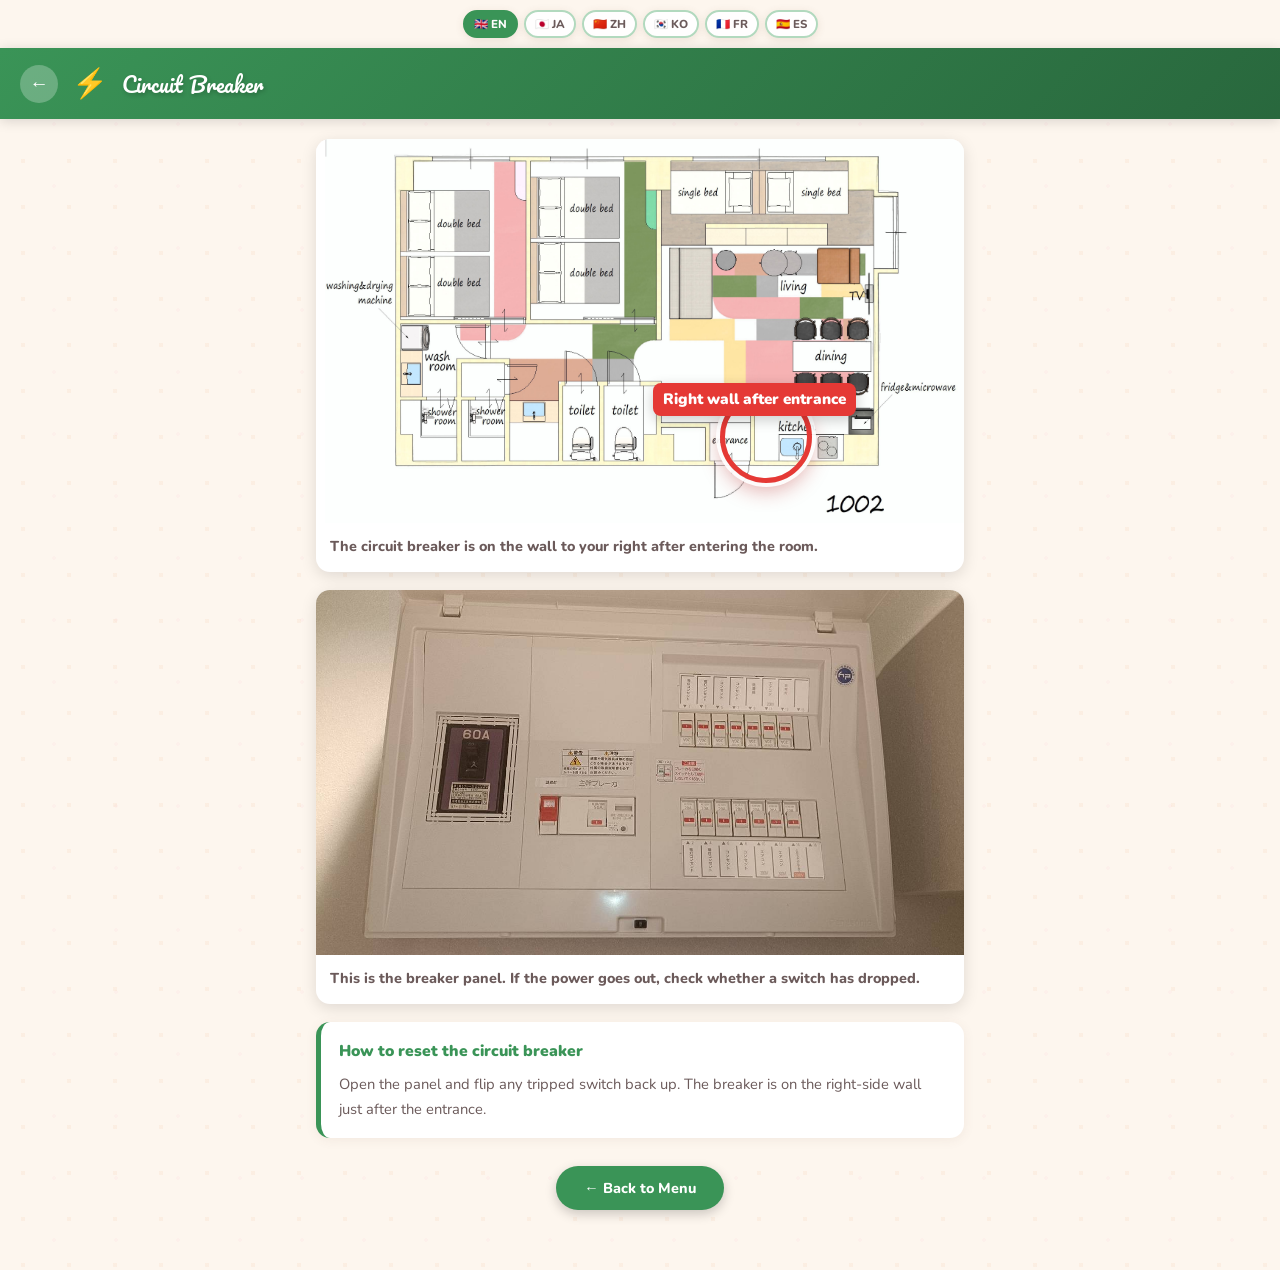
<file: circuit-breaker/index.html>
<!DOCTYPE html>
<html lang="en">
<head>
<meta charset="UTF-8">
<meta name="viewport" content="width=device-width, initial-scale=1.0">
<title>Circuit Breaker — Feliz Stay 1002</title>
<link href="https://fonts.googleapis.com/css2?family=Nunito:wght@600;700;800;900&family=Pacifico&display=swap" rel="stylesheet">
<style>
  :root {
    --accent: #3a9457;
    --accent-light: #b2d9be;
    --cream: #fdf6ee;
    --text-dark: #3a3232;
    --text-mid: #6b5a5a;
  }
  * { box-sizing: border-box; margin: 0; padding: 0; }
  body {
    font-family: 'Nunito', sans-serif;
    background: var(--cream);
    color: var(--text-dark);
    min-height: 100vh;
  }
  .lang-bar {
    display: flex;
    justify-content: center;
    gap: 6px;
    padding: 10px 16px;
    flex-wrap: wrap;
    background: var(--cream);
  }
  .lang-btn {
    border: 2px solid var(--accent-light);
    background: rgba(255,255,255,0.92);
    border-radius: 50px;
    padding: 4px 9px;
    font-family: 'Nunito', sans-serif;
    font-size: 0.72rem;
    font-weight: 800;
    color: var(--text-mid);
    cursor: pointer;
    transition: all 0.2s;
    box-shadow: 0 2px 8px rgba(120,80,60,0.12);
  }
  .lang-btn.active { background: var(--accent); border-color: var(--accent); color: #fff; }
  .lang-btn:hover:not(.active) { border-color: var(--accent); color: var(--accent); }
  .top-bar {
    background: linear-gradient(135deg, var(--accent) 0%, color-mix(in srgb, var(--accent) 70%, black) 100%);
    padding: 16px 20px;
    display: flex;
    align-items: center;
    gap: 14px;
    position: sticky;
    top: 0;
    z-index: 10;
    box-shadow: 0 2px 12px rgba(0,0,0,0.15);
  }
  .back-btn {
    background: rgba(255,255,255,0.25);
    border-radius: 50%;
    width: 38px;
    height: 38px;
    display: flex;
    align-items: center;
    justify-content: center;
    cursor: pointer;
    font-size: 1.2rem;
    color: #fff;
    text-decoration: none;
    flex-shrink: 0;
    transition: background 0.2s;
  }
  .back-btn:hover { background: rgba(255,255,255,0.4); }
  .top-title {
    font-family: 'Pacifico', cursive;
    font-size: 1.3rem;
    color: #fff;
    text-shadow: 1px 2px 4px rgba(0,0,0,0.2);
    flex: 1;
  }
  .top-emoji { font-size: 1.8rem; }
  .content {
    padding: 20px 16px 40px;
    max-width: 680px;
    margin: 0 auto;
  }
  .photo-card {
    background: #fff;
    border-radius: 14px;
    margin-bottom: 18px;
    overflow: hidden;
    box-shadow: 0 4px 16px rgba(0,0,0,0.12);
  }
  .photo-card img {
    display: block;
    width: 100%;
    height: auto;
  }
  .map-wrap {
    position: relative;
  }
  .map-pin {
    position: absolute;
    left: 69.5%;
    top: 77.5%;
    transform: translate(-50%, -50%);
    width: clamp(58px, 15vw, 92px);
    height: clamp(58px, 15vw, 92px);
    border: 5px solid #e53935;
    border-radius: 50%;
    box-shadow: 0 0 0 4px rgba(255,255,255,0.92), 0 8px 20px rgba(180,30,30,0.35);
    pointer-events: none;
  }
  .map-label {
    position: absolute;
    left: 52%;
    top: 63.5%;
    background: #e53935;
    color: #fff;
    font-weight: 900;
    font-size: clamp(0.72rem, 2.3vw, 0.95rem);
    line-height: 1.25;
    padding: 7px 10px;
    border-radius: 8px;
    box-shadow: 0 4px 14px rgba(0,0,0,0.2);
    pointer-events: none;
    max-width: 46%;
  }
  .caption {
    color: var(--text-mid);
    font-size: 0.9rem;
    line-height: 1.6;
    font-weight: 800;
    padding: 12px 14px 14px;
  }
  .info-card {
    background: #fff;
    border-radius: 14px;
    padding: 16px 18px;
    margin: 18px 0;
    box-shadow: 0 2px 12px rgba(120,80,60,0.08);
    font-size: 0.92rem;
    line-height: 1.7;
    color: var(--text-mid);
    border-left: 5px solid var(--accent);
  }
  .info-card h3 {
    font-size: 0.98rem;
    font-weight: 900;
    color: var(--accent);
    margin-bottom: 8px;
  }
  .back-footer {
    text-align: center;
    margin-top: 28px;
    padding-bottom: 20px;
  }
  .back-footer a {
    display: inline-flex;
    align-items: center;
    gap: 8px;
    background: var(--accent);
    color: #fff;
    text-decoration: none;
    padding: 12px 28px;
    border-radius: 50px;
    font-weight: 800;
    font-size: 0.9rem;
    box-shadow: 0 4px 12px rgba(0,0,0,0.2);
    transition: transform 0.2s;
  }
  .back-footer a:hover { transform: scale(1.04); }
</style>
  <link rel="stylesheet" href="../assets/cute-pack.css">
  <style id="cute-pack-theme">:root{--cp-chip-a:#fff3e8;--cp-chip-b:#fdeef4;--cp-hover-shadow:rgba(220,140,90,.18);--cp-dot-1:rgba(240,170,120,.10);}</style>
  <link rel="stylesheet" href="../assets/i18n.css">
</head>
<body>
<div class="lang-bar">
  <button class="lang-btn active" onclick="setLang('en', this)">🇬🇧 EN</button>
  <button class="lang-btn" onclick="setLang('ja', this)">🇯🇵 JA</button>
  <button class="lang-btn" onclick="setLang('zh', this)">🇨🇳 ZH</button>
  <button class="lang-btn" onclick="setLang('ko', this)">🇰🇷 KO</button>
  <button class="lang-btn" onclick="setLang('fr', this)">🇫🇷 FR</button>
  <button class="lang-btn" onclick="setLang('es', this)">🇪🇸 ES</button>
</div>
<div class="top-bar">
  <a href="../" class="back-btn">←</a>
  <span class="top-emoji">⚡</span>
  <div class="top-title">Circuit Breaker</div>
</div>
<main class="content">
  <section class="photo-card">
    <div class="map-wrap">
      <img src="../assets/breaker-floorplan-1002.jpg" alt="Floor plan showing the circuit breaker location" data-i18n-alt="floorAlt">
      <div class="map-pin" aria-hidden="true"></div>
      <div class="map-label" data-i18n="mapLabel">Right wall after entrance</div>
    </div>
    <p class="caption" data-i18n="floorCaption">The circuit breaker is on the wall to your right after entering the room.</p>
  </section>

  <section class="photo-card">
    <img src="../assets/breaker-panel-1002.jpg" alt="Circuit breaker panel" data-i18n-alt="panelAlt">
    <p class="caption" data-i18n="panelCaption">This is the breaker panel. If the power goes out, check whether a switch has dropped.</p>
  </section>

  <section class="info-card">
    <h3 data-i18n="infoTitle">How to reset the circuit breaker</h3>
    <p data-i18n="infoBody">Open the panel and flip any tripped switch back up. The breaker is on the right-side wall just after the entrance.</p>
  </section>

  <div class="back-footer">
    <a href="../" data-i18n="backToMenu">← Back to Menu</a>
  </div>
</main>

<script>
const S = {
  en: {
    mapLabel: 'Right wall after entrance',
    floorCaption: 'The circuit breaker is on the wall to your right after entering the room.',
    panelCaption: 'This is the breaker panel. If the power goes out, check whether a switch has dropped.',
    infoTitle: 'How to reset the circuit breaker',
    infoBody: 'Open the panel and flip any tripped switch back up. The breaker is on the right-side wall just after the entrance.',
    floorAlt: 'Floor plan showing the circuit breaker location',
    panelAlt: 'Circuit breaker panel',
    backToMenu: '← Back to Menu'
  },
  ja: {
    mapLabel: '玄関入って右側の壁',
    floorCaption: 'ブレーカーは玄関を入って右側の壁にあります。',
    panelCaption: 'こちらがブレーカーです。停電した場合は、落ちているスイッチがないか確認してください。',
    infoTitle: 'ブレーカーの復旧方法',
    infoBody: 'カバーを開けて、落ちているスイッチを上に戻してください。場所は玄関を入って右側の壁です。',
    floorAlt: 'ブレーカーの場所を示した間取り図',
    panelAlt: 'ブレーカーの写真',
    backToMenu: '← メニューへ戻る'
  },
  zh: {
    mapLabel: '进门后右侧墙面',
    floorCaption: '断路器位于进门后右侧的墙上。',
    panelCaption: '这是断路器面板。如果停电，请检查是否有开关跳下。',
    infoTitle: '断路器跳闸后的处理方法',
    infoBody: '打开面板，将跳闸的开关拨回上方。断路器在入口后的右侧墙面。',
    floorAlt: '显示断路器位置的平面图',
    panelAlt: '断路器面板照片',
    backToMenu: '← 返回菜单'
  },
  ko: {
    mapLabel: '현관 오른쪽 벽',
    floorCaption: '차단기는 현관으로 들어와 오른쪽 벽에 있습니다.',
    panelCaption: '이것이 차단기 패널입니다. 정전 시 내려간 스위치가 있는지 확인해 주세요.',
    infoTitle: '차단기 복구 방법',
    infoBody: '패널을 열고 내려간 스위치를 위로 올려 주세요. 위치는 현관으로 들어와 오른쪽 벽입니다.',
    floorAlt: '차단기 위치를 표시한 평면도',
    panelAlt: '차단기 패널 사진',
    backToMenu: '← 메뉴로 돌아가기'
  },
  fr: {
    mapLabel: "Mur de droite apres l'entree",
    floorCaption: "Le tableau electrique se trouve sur le mur a droite juste apres l'entree.",
    panelCaption: 'Voici le tableau electrique. En cas de coupure, verifiez si un interrupteur est descendu.',
    infoTitle: 'Reinitialiser le disjoncteur',
    infoBody: "Ouvrez le panneau et remettez l'interrupteur descendu en position haute. Il se trouve sur le mur de droite juste apres l'entree.",
    floorAlt: 'Plan indiquant l emplacement du disjoncteur',
    panelAlt: 'Photo du tableau electrique',
    backToMenu: '← Retour au menu'
  },
  es: {
    mapLabel: 'Pared derecha al entrar',
    floorCaption: 'El disyuntor esta en la pared derecha al entrar en la habitacion.',
    panelCaption: 'Este es el panel del disyuntor. Si se va la luz, compruebe si algun interruptor ha bajado.',
    infoTitle: 'Como restablecer el disyuntor',
    infoBody: 'Abra el panel y suba cualquier interruptor que haya bajado. Esta en la pared derecha justo despues de la entrada.',
    floorAlt: 'Plano que muestra la ubicacion del disyuntor',
    panelAlt: 'Foto del panel del disyuntor',
    backToMenu: '← Volver al menu'
  }
};

function applyTranslations(lang) {
  const t = S[lang];
  if (!t) return;
  document.querySelectorAll('[data-i18n]').forEach(el => {
    const key = el.getAttribute('data-i18n');
    if (key in t) el.textContent = t[key];
  });
  document.querySelectorAll('[data-i18n-alt]').forEach(el => {
    const key = el.getAttribute('data-i18n-alt');
    if (key in t) el.alt = t[key];
  });
  document.documentElement.lang = lang;
}

function setLang(lang, btn) {
  document.querySelectorAll('.lang-btn').forEach(b => b.classList.remove('active'));
  btn.classList.add('active');
  try { localStorage.setItem('felizStayLang', lang); } catch (e) {}
  applyTranslations(lang);
}

const savedLang = (() => {
  try { return localStorage.getItem('felizStayLang'); } catch (e) { return null; }
})();
const initialLang = savedLang && S[savedLang] ? savedLang : 'en';
const initialBtn = Array.from(document.querySelectorAll('.lang-btn')).find(btn => btn.getAttribute('onclick') === "setLang('" + initialLang + "', this)");
if (initialBtn) {
  setLang(initialLang, initialBtn);
} else {
  applyTranslations(initialLang);
}
</script>
<script src="../assets/i18n.js" defer></script>
  <script src="../assets/cute-pack.js" defer></script>
</body>
</html>
</file>
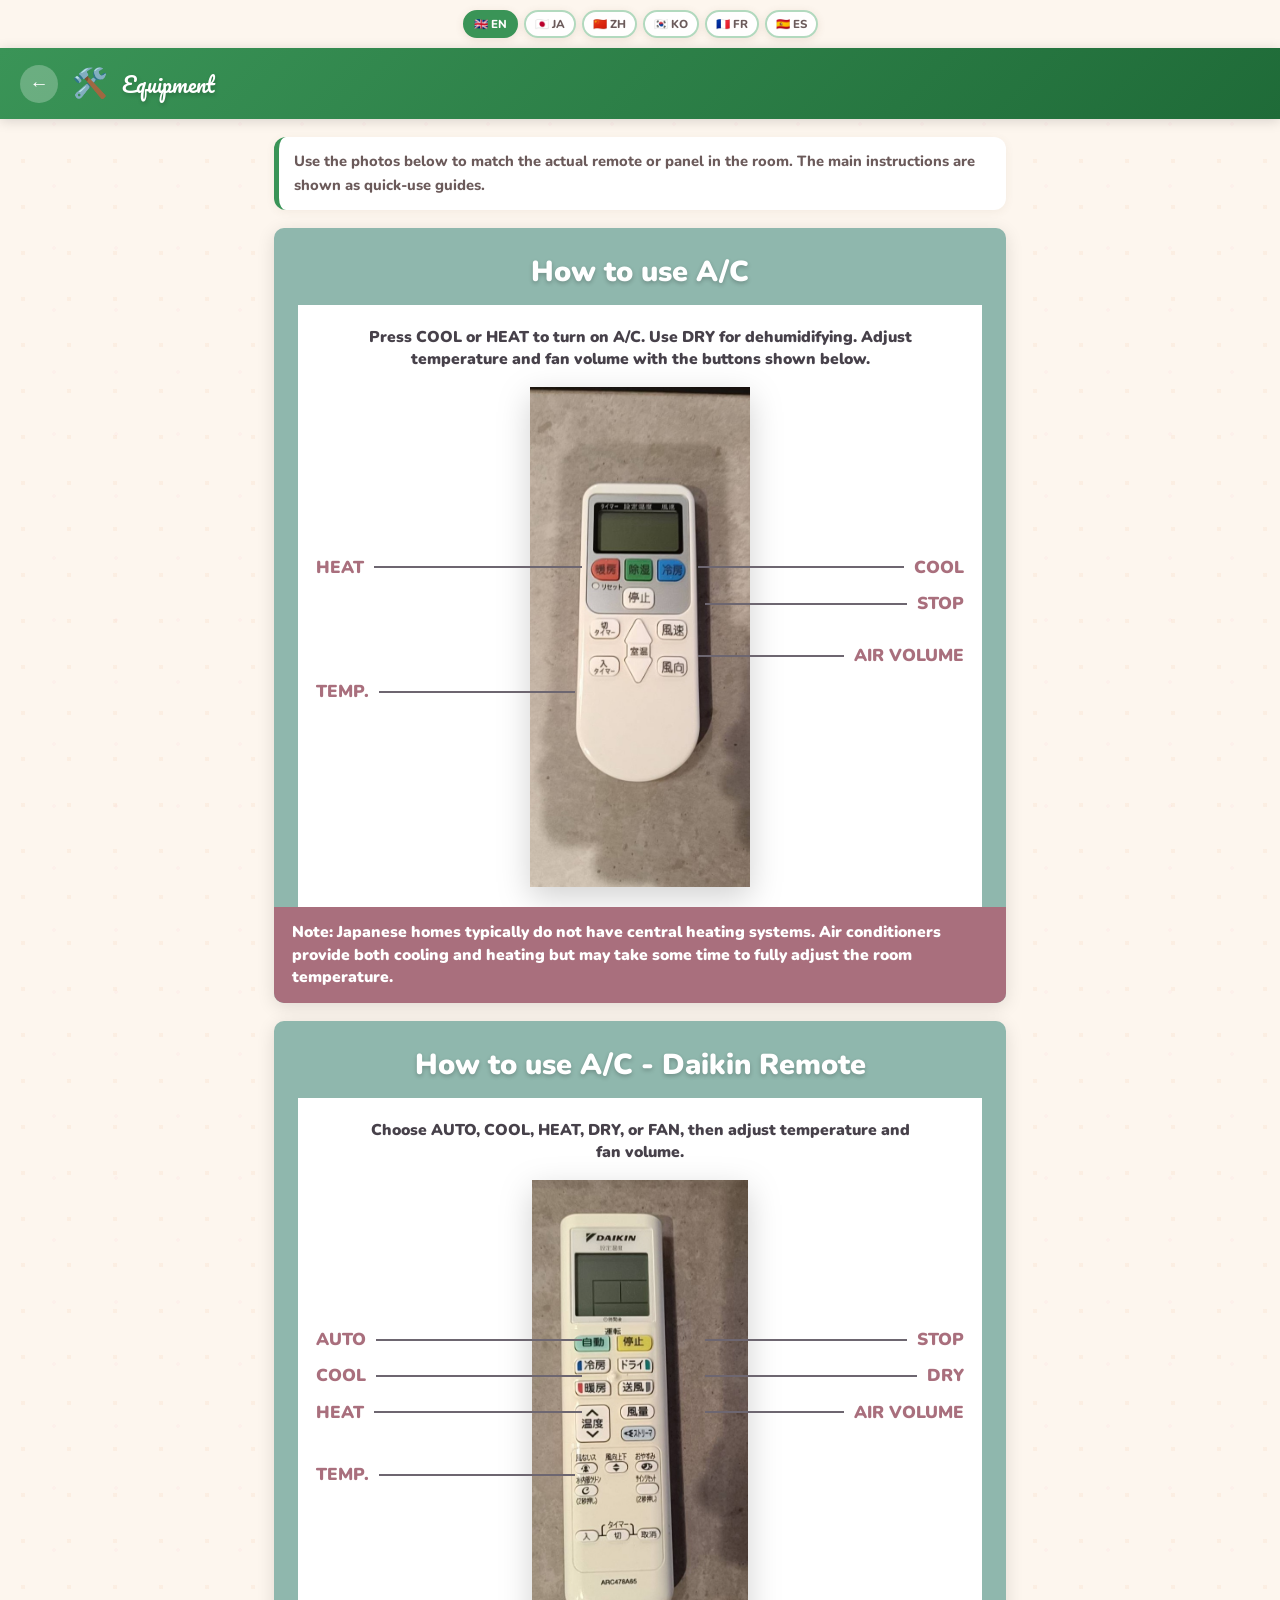
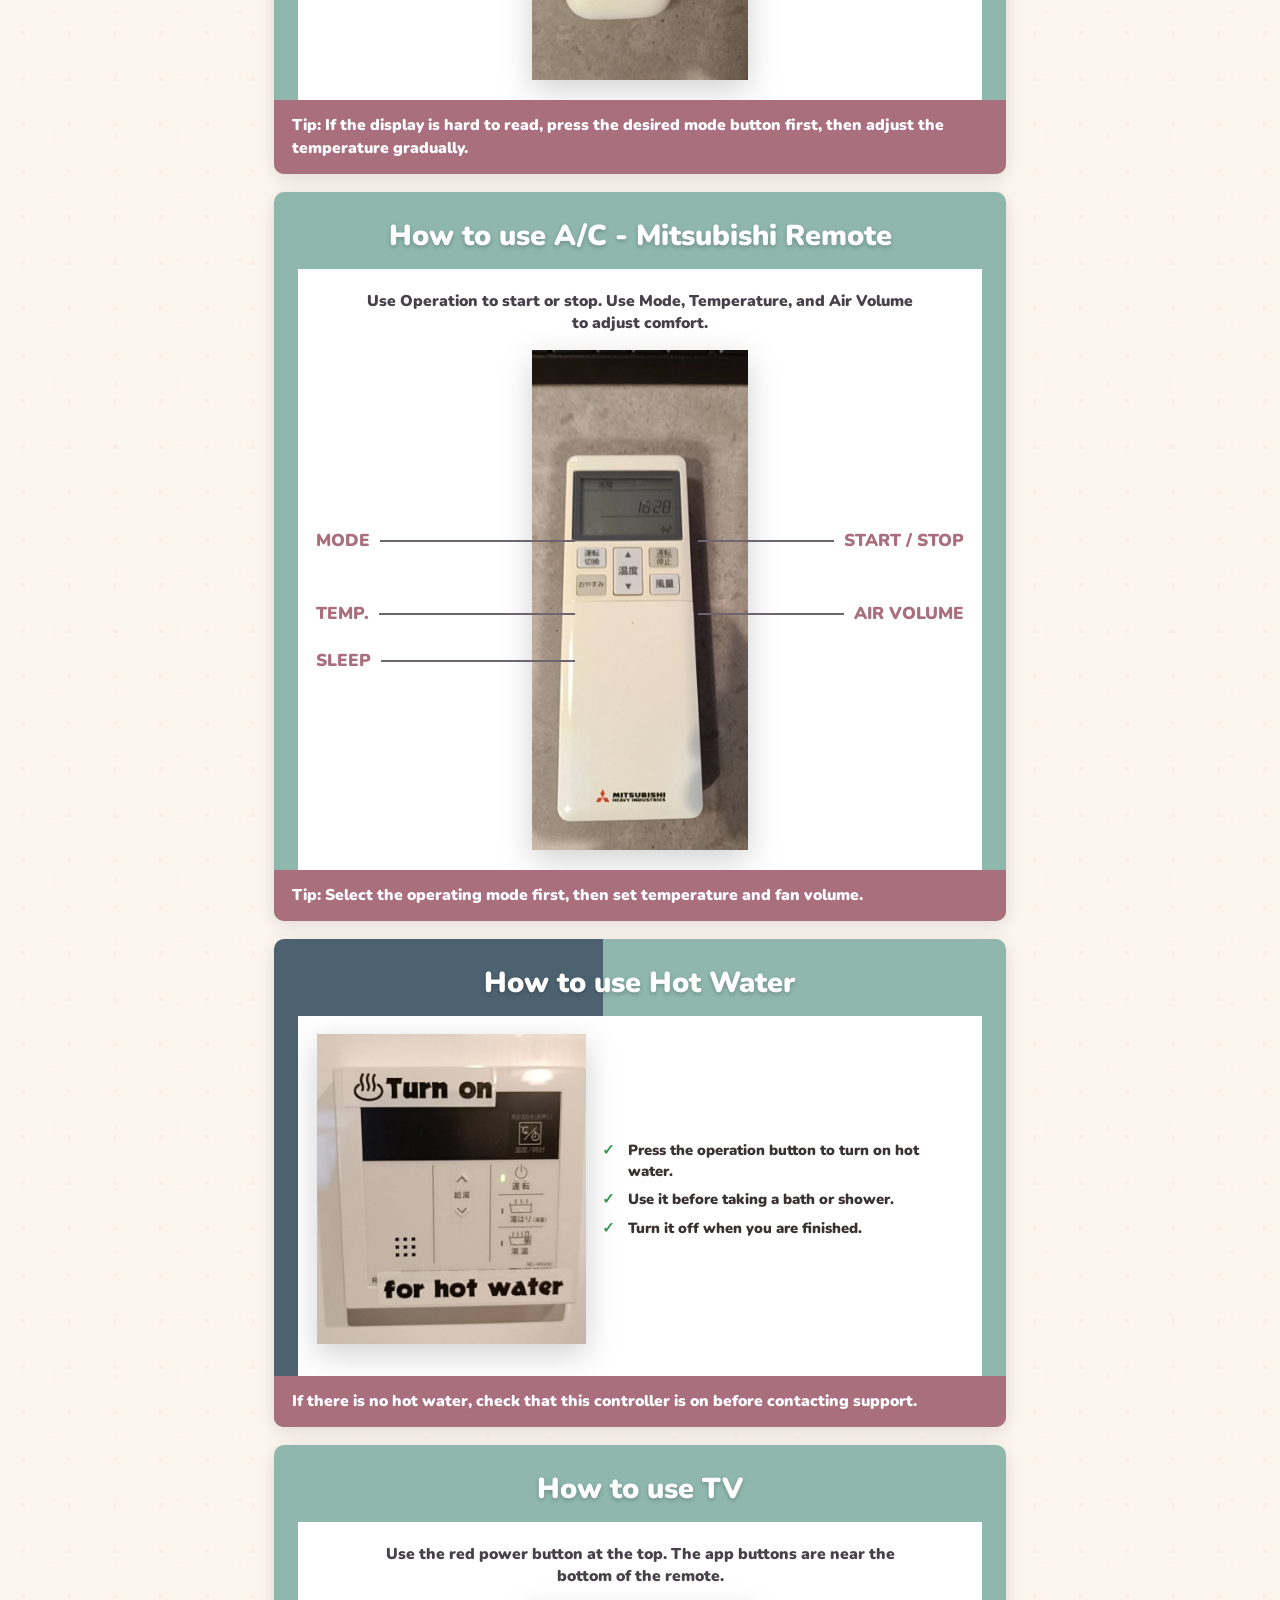
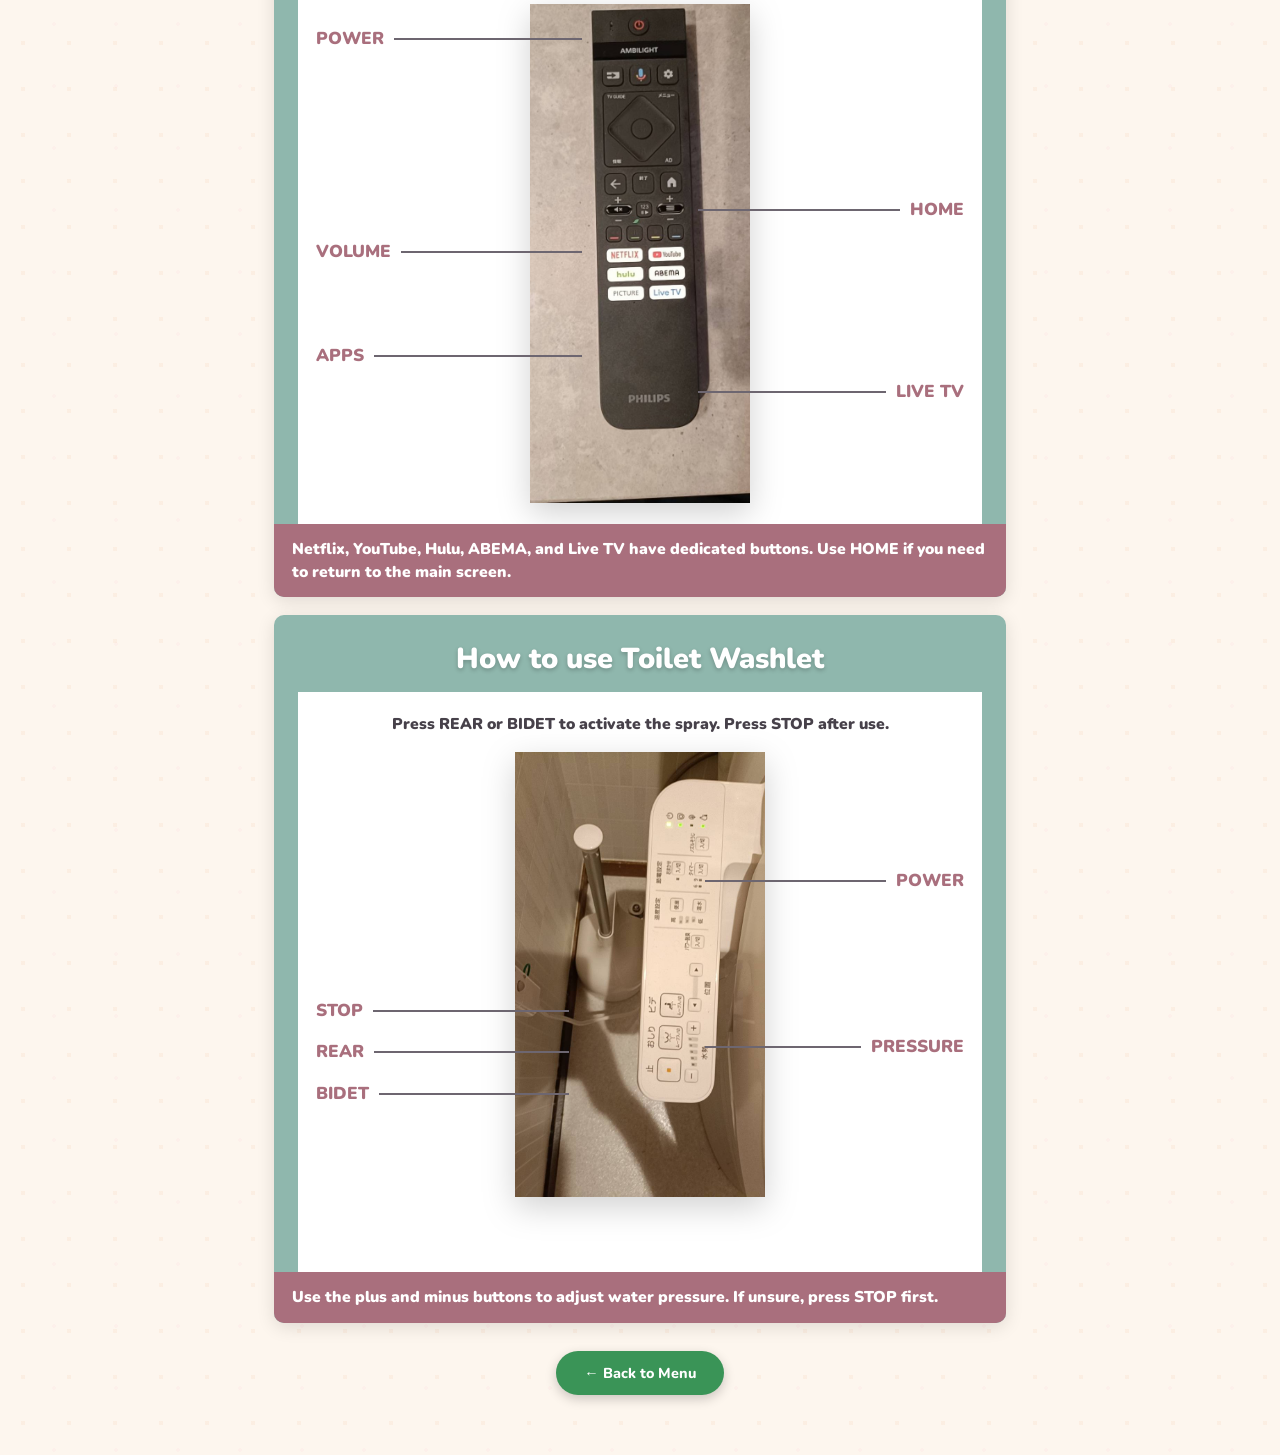
<file: equipment/index.html>
<!DOCTYPE html>
<html lang="en">
<head>
<meta charset="UTF-8">
<meta name="viewport" content="width=device-width, initial-scale=1.0">
<title>Equipment - Feliz Stay 1002</title>
<link href="https://fonts.googleapis.com/css2?family=Nunito:wght@600;700;800;900&family=Pacifico&display=swap" rel="stylesheet">
<style>
  :root {
    --accent: #3a9457;
    --accent-dark: #1f6b38;
    --accent-light: #b2d9be;
    --cream: #fdf6ee;
    --ink: #3a3232;
    --muted: #6b5a5a;
    --rose: #a96f7d;
    --panel: #8fb7ad;
    --slate: #4d6270;
  }
  * { box-sizing: border-box; margin: 0; padding: 0; }
  body { font-family: 'Nunito', sans-serif; background: var(--cream); color: var(--ink); min-height: 100vh; }
  .lang-bar { display: flex; justify-content: center; gap: 6px; padding: 10px 16px; flex-wrap: wrap; background: var(--cream); }
  .lang-btn { border: 2px solid var(--accent-light); background: rgba(255,255,255,0.92); border-radius: 50px; padding: 4px 9px; font-family: 'Nunito', sans-serif; font-size: 0.72rem; font-weight: 800; color: var(--muted); cursor: pointer; transition: all 0.2s; box-shadow: 0 2px 8px rgba(120,80,60,0.12); }
  .lang-btn.active { background: var(--accent); border-color: var(--accent); color: #fff; }
  .lang-btn:hover:not(.active) { border-color: var(--accent); color: var(--accent); }
  .top-bar { background: linear-gradient(135deg, var(--accent) 0%, var(--accent-dark) 100%); padding: 16px 20px; display: flex; align-items: center; gap: 14px; position: sticky; top: 0; z-index: 10; box-shadow: 0 2px 12px rgba(0,0,0,0.15); }
  .back-btn { background: rgba(255,255,255,0.25); border-radius: 50%; width: 38px; height: 38px; display: flex; align-items: center; justify-content: center; cursor: pointer; font-size: 1.2rem; color: #fff; text-decoration: none; flex-shrink: 0; transition: background 0.2s; }
  .back-btn:hover { background: rgba(255,255,255,0.4); }
  .top-title { font-family: 'Pacifico', cursive; font-size: 1.3rem; color: #fff; text-shadow: 1px 2px 4px rgba(0,0,0,0.2); flex: 1; }
  .top-emoji { font-size: 1.8rem; }
  .content { padding: 18px 14px 40px; max-width: 760px; margin: 0 auto; }
  .intro-card { background: #fff; border-left: 5px solid var(--accent); border-radius: 12px; padding: 13px 15px; color: var(--muted); font-size: 0.92rem; font-weight: 800; line-height: 1.6; margin-bottom: 18px; box-shadow: 0 2px 10px rgba(120,80,60,0.07); }
  .use-card { overflow: hidden; border-radius: 10px; margin-bottom: 18px; background: var(--panel); box-shadow: 0 4px 18px rgba(0,0,0,0.12); }
  .use-card.alt { background: linear-gradient(90deg, var(--slate) 0 45%, var(--panel) 45% 100%); }
  .use-title { padding: 24px 18px 14px; text-align: center; color: #fff; font-family: 'Nunito', sans-serif; font-size: 1.8rem; font-weight: 900; text-shadow: 0 2px 4px rgba(0,0,0,0.22); }
  .white-board { background: #fff; margin: 0 24px 0; padding: 18px 18px 0; min-height: 360px; position: relative; overflow: hidden; }
  .instruction { text-align: center; font-family: 'Nunito', sans-serif; font-size: 0.98rem; font-weight: 900; line-height: 1.4; color: #47414a; max-width: 560px; margin: 4px auto 16px; }
  .remote-diagram { position: relative; min-height: 520px; }
  .remote-diagram img { position: relative; z-index: 1; display: block; width: min(45%, 235px); max-height: 500px; object-fit: contain; margin: 0 auto; filter: drop-shadow(0 10px 16px rgba(0,0,0,0.18)); }
  .callout { position: absolute; z-index: 2; display: flex; align-items: center; gap: 10px; color: var(--rose); font-family: 'Nunito', sans-serif; font-weight: 900; font-size: clamp(0.78rem, 2.7vw, 1.08rem); line-height: 1; text-transform: uppercase; white-space: nowrap; }
  .callout::after { content: ""; height: 2px; background: #6d6670; flex: 1; min-width: 44px; }
  .callout.right { flex-direction: row-reverse; }
  .callout.s-left-heat { left: 0; top: 33%; width: 41%; }
  .callout.s-left-temp { left: 0; top: 57%; width: 40%; }
  .callout.s-right-cool { right: 0; top: 33%; width: 41%; }
  .callout.s-right-stop { right: 0; top: 40%; width: 40%; }
  .callout.s-right-fan { right: 0; top: 50%; width: 41%; }
  .callout.d-left-auto { left: 0; top: 29%; width: 41%; }
  .callout.d-left-cool { left: 0; top: 36%; width: 41%; }
  .callout.d-left-heat { left: 0; top: 43%; width: 41%; }
  .callout.d-left-temp { left: 0; top: 55%; width: 40%; }
  .callout.d-right-stop { right: 0; top: 29%; width: 40%; }
  .callout.d-right-dry { right: 0; top: 36%; width: 40%; }
  .callout.d-right-fan { right: 0; top: 43%; width: 40%; }
  .callout.m-left-mode { left: 0; top: 35%; width: 40%; }
  .callout.m-left-temp { left: 0; top: 49%; width: 40%; }
  .callout.m-left-sleep { left: 0; top: 58%; width: 40%; }
  .callout.m-right-operation { right: 0; top: 35%; width: 41%; }
  .callout.m-right-fan { right: 0; top: 49%; width: 41%; }
  .remote-diagram.tv img { width: min(42%, 220px); }
  .callout.tv-left-power { left: 0; top: 5%; width: 41%; }
  .callout.tv-left-volume { left: 0; top: 46%; width: 41%; }
  .callout.tv-left-apps { left: 0; top: 66%; width: 41%; }
  .callout.tv-right-home { right: 0; top: 38%; width: 41%; }
  .callout.tv-right-live { right: 0; top: 73%; width: 41%; }
  .remote-diagram.washlet img { width: min(50%, 250px); }
  .callout.w-left-stop { left: 0; top: 48%; width: 39%; }
  .callout.w-left-rear { left: 0; top: 56%; width: 39%; }
  .callout.w-left-bidet { left: 0; top: 64%; width: 39%; }
  .callout.w-right-pressure { right: 0; top: 55%; width: 40%; }
  .callout.w-right-power { right: 0; top: 23%; width: 40%; }
  .bottom-note { margin-top: 0; padding: 14px 18px; background: var(--rose); color: #fff; font-family: 'Nunito', sans-serif; font-weight: 900; line-height: 1.45; font-size: 0.98rem; }
  .hot-water-layout { display: grid; grid-template-columns: minmax(145px, 0.75fr) 1fr; gap: 14px; align-items: center; }
  .hot-water-layout img { width: 100%; max-height: 310px; object-fit: contain; filter: drop-shadow(0 10px 16px rgba(0,0,0,0.18)); }
  .step-list { list-style: none; display: grid; gap: 8px; }
  .step-list li { color: var(--ink); font-size: 0.92rem; font-weight: 900; line-height: 1.4; padding-left: 1.8em; position: relative; }
  .step-list li::before { content: "✓"; position: absolute; left: 0; color: var(--accent); }
  .back-footer { text-align: center; margin-top: 28px; padding-bottom: 20px; }
  .back-footer a { display: inline-flex; align-items: center; gap: 8px; background: var(--accent); color: #fff; text-decoration: none; padding: 12px 28px; border-radius: 50px; font-weight: 800; font-size: 0.9rem; box-shadow: 0 4px 12px rgba(0,0,0,0.2); transition: transform 0.2s; }
  .back-footer a:hover { transform: scale(1.04); }
  @media (max-width: 560px) {
    .content { padding-left: 12px; padding-right: 12px; }
    .use-title { font-size: 1.45rem; padding-top: 20px; }
    .white-board { margin: 0 12px; padding: 14px 10px 0; }
    .instruction { font-size: 0.88rem; }
    .remote-diagram { min-height: 455px; }
    .remote-diagram img,
    .remote-diagram.tv img,
    .remote-diagram.washlet img { width: min(46%, 170px); max-height: 420px; }
    .callout { gap: 7px; }
    .callout::after { min-width: 34px; }
    .bottom-note { font-size: 0.9rem; }
    .hot-water-layout { grid-template-columns: 1fr; }
  }
</style>
  <link rel="stylesheet" href="../assets/cute-pack.css">
  <style id="cute-pack-theme">:root{--cp-chip-a:#fff3e8;--cp-chip-b:#fdeef4;--cp-hover-shadow:rgba(220,140,90,.18);--cp-dot-1:rgba(240,170,120,.10);}</style>
  <link rel="stylesheet" href="../assets/i18n.css">
</head>
<body>
<div class="lang-bar">
  <button class="lang-btn active" onclick="setLang('en', this)">🇬🇧 EN</button>
  <button class="lang-btn" onclick="setLang('ja', this)">🇯🇵 JA</button>
  <button class="lang-btn" onclick="setLang('zh', this)">🇨🇳 ZH</button>
  <button class="lang-btn" onclick="setLang('ko', this)">🇰🇷 KO</button>
  <button class="lang-btn" onclick="setLang('fr', this)">🇫🇷 FR</button>
  <button class="lang-btn" onclick="setLang('es', this)">🇪🇸 ES</button>
</div>
<div class="top-bar">
  <a href="../" class="back-btn">←</a>
  <span class="top-emoji">🛠️</span>
  <div class="top-title">Equipment</div>
</div>
<main class="content">
  <section class="intro-card" data-i18n="intro">Use the photos below to match the actual remote or panel in the room. The main instructions are shown as quick-use guides.</section>

  <section class="use-card">
    <h1 class="use-title" data-i18n="acTitle">How to use A/C</h1>
    <div class="white-board">
      <p class="instruction" data-i18n="acIntro">Press COOL or HEAT to turn on A/C. Adjust temperature and fan volume with the buttons shown below.</p>
      <div class="remote-diagram simple">
        <img src="../assets/equipment-ac-simple-1002-crop.jpg" alt="Air conditioner remote with colored buttons" data-i18n-alt="simpleAcAlt">
        <div class="callout s-left-heat"><span data-i18n="heat">HEAT</span></div>
        <div class="callout s-left-temp"><span data-i18n="temp">TEMP.</span></div>
        <div class="callout right s-right-cool"><span data-i18n="cool">COOL</span></div>
        <div class="callout right s-right-stop"><span data-i18n="stop">STOP</span></div>
        <div class="callout right s-right-fan"><span data-i18n="fan">AIR VOLUME</span></div>
      </div>
    </div>
    <div class="bottom-note" data-i18n="acNote">Note: Japanese homes typically do not have central heating systems. Air conditioners provide both cooling and heating but may take some time to fully adjust the room temperature.</div>
  </section>

  <section class="use-card">
    <h1 class="use-title" data-i18n="daikinTitle">How to use A/C - Daikin Remote</h1>
    <div class="white-board">
      <p class="instruction" data-i18n="daikinIntro">Choose AUTO, COOL, HEAT, DRY, or FAN, then adjust temperature and fan volume.</p>
      <div class="remote-diagram daikin">
        <img src="../assets/equipment-ac-daikin-1002-crop.jpg" alt="Daikin air conditioner remote" data-i18n-alt="daikinAlt">
        <div class="callout d-left-auto"><span data-i18n="auto">AUTO</span></div>
        <div class="callout d-left-cool"><span data-i18n="cool">COOL</span></div>
        <div class="callout d-left-heat"><span data-i18n="heat">HEAT</span></div>
        <div class="callout d-left-temp"><span data-i18n="temp">TEMP.</span></div>
        <div class="callout right d-right-stop"><span data-i18n="stop">STOP</span></div>
        <div class="callout right d-right-dry"><span data-i18n="dry">DRY</span></div>
        <div class="callout right d-right-fan"><span data-i18n="fan">AIR VOLUME</span></div>
      </div>
    </div>
    <div class="bottom-note" data-i18n="daikinNote">Tip: If the display is hard to read, press the desired mode button first, then adjust the temperature gradually.</div>
  </section>

  <section class="use-card">
    <h1 class="use-title" data-i18n="mitsubishiTitle">How to use A/C - Mitsubishi Remote</h1>
    <div class="white-board">
      <p class="instruction" data-i18n="mitsubishiIntro">Use Operation to start or stop. Use Mode, Temperature, and Air Volume to adjust comfort.</p>
      <div class="remote-diagram mitsubishi">
        <img src="../assets/equipment-ac-mitsubishi-1002-crop.jpg" alt="Mitsubishi air conditioner remote" data-i18n-alt="mitsubishiAlt">
        <div class="callout m-left-mode"><span data-i18n="mode">MODE</span></div>
        <div class="callout m-left-temp"><span data-i18n="temp">TEMP.</span></div>
        <div class="callout m-left-sleep"><span data-i18n="sleep">SLEEP</span></div>
        <div class="callout right m-right-operation"><span data-i18n="operation">START / STOP</span></div>
        <div class="callout right m-right-fan"><span data-i18n="fan">AIR VOLUME</span></div>
      </div>
    </div>
    <div class="bottom-note" data-i18n="mitsubishiNote">Tip: Select the operating mode first, then set temperature and fan volume.</div>
  </section>

  <section class="use-card alt">
    <h1 class="use-title" data-i18n="hotWaterTitle">How to use Hot Water</h1>
    <div class="white-board">
      <div class="hot-water-layout">
        <img src="../assets/equipment-hot-water-1002-crop.jpg" alt="Hot water controller" data-i18n-alt="hotWaterAlt">
        <ul class="step-list">
          <li data-i18n="hotStep1">Press the operation button to turn on hot water.</li>
          <li data-i18n="hotStep2">Use it before taking a bath or shower.</li>
          <li data-i18n="hotStep3">Turn it off when you are finished.</li>
        </ul>
      </div>
    </div>
    <div class="bottom-note" data-i18n="hotNote">If there is no hot water, check that this controller is on before contacting support.</div>
  </section>

  <section class="use-card">
    <h1 class="use-title" data-i18n="tvTitle">How to use TV</h1>
    <div class="white-board">
      <p class="instruction" data-i18n="tvIntro">Use the red power button at the top. The app buttons are near the bottom of the remote.</p>
      <div class="remote-diagram tv">
        <img src="../assets/equipment-tv-remote-1002-crop.jpg" alt="TV remote control" data-i18n-alt="tvAlt">
        <div class="callout tv-left-power"><span data-i18n="power">POWER</span></div>
        <div class="callout tv-left-volume"><span data-i18n="volume">VOLUME</span></div>
        <div class="callout tv-left-apps"><span data-i18n="apps">APPS</span></div>
        <div class="callout right tv-right-home"><span data-i18n="home">HOME</span></div>
        <div class="callout right tv-right-live"><span data-i18n="liveTv">LIVE TV</span></div>
      </div>
    </div>
    <div class="bottom-note" data-i18n="tvNote">Netflix, YouTube, Hulu, ABEMA, and Live TV have dedicated buttons. Use HOME if you need to return to the main screen.</div>
  </section>

  <section class="use-card">
    <h1 class="use-title" data-i18n="toiletTitle">How to use Toilet Washlet</h1>
    <div class="white-board">
      <p class="instruction" data-i18n="toiletIntro">Press REAR or BIDET to activate the spray. Press STOP after use.</p>
      <div class="remote-diagram washlet">
        <img src="../assets/equipment-toilet-1002.jpg" alt="Toilet washlet control panel" data-i18n-alt="toiletAlt">
        <div class="callout w-left-stop"><span data-i18n="stop">STOP</span></div>
        <div class="callout w-left-rear"><span data-i18n="rear">REAR</span></div>
        <div class="callout w-left-bidet"><span data-i18n="bidet">BIDET</span></div>
        <div class="callout right w-right-power"><span data-i18n="power">POWER</span></div>
        <div class="callout right w-right-pressure"><span data-i18n="waterPressure">PRESSURE</span></div>
      </div>
    </div>
    <div class="bottom-note" data-i18n="toiletNote">Use the plus and minus buttons to adjust water pressure. If unsure, press STOP first.</div>
  </section>

  <div class="back-footer">
    <a href="../" data-i18n="backToMenu">← Back to Menu</a>
  </div>
</main>

<script>
const S = {
  en: {
    intro: 'Use the photos below to match the actual remote or panel in the room. The main instructions are shown as quick-use guides.',
    acTitle: 'How to use A/C',
    acIntro: 'Press COOL or HEAT to turn on A/C. Use DRY for dehumidifying. Adjust temperature and fan volume with the buttons shown below.',
    cool: 'COOL',
    heat: 'HEAT',
    dry: 'DRY',
    stop: 'STOP',
    fan: 'AIR VOLUME',
    temp: 'TEMP.',
    auto: 'AUTO',
    mode: 'MODE',
    sleep: 'SLEEP',
    operation: 'START / STOP',
    power: 'POWER',
    volume: 'VOLUME',
    apps: 'APPS',
    home: 'HOME',
    liveTv: 'LIVE TV',
    rear: 'REAR',
    bidet: 'BIDET',
    waterPressure: 'PRESSURE',
    acNote: 'Note: Japanese homes typically do not have central heating systems. Air conditioners provide both cooling and heating but may take some time to fully adjust the room temperature.',
    mitsubishiTitle: 'How to use A/C - Mitsubishi Remote',
    mitsubishiIntro: 'Use Operation to start or stop. Use Mode, Temperature, and Air Volume to adjust comfort.',
    mitsubishiNote: 'Tip: Select the operating mode first, then set temperature and fan volume.',
    daikinTitle: 'How to use A/C - Daikin Remote',
    daikinIntro: 'Choose AUTO, COOL, HEAT, DRY, or FAN, then adjust temperature and fan volume.',
    daikinNote: 'Tip: If the display is hard to read, press the desired mode button first, then adjust the temperature gradually.',
    hotWaterTitle: 'How to use Hot Water',
    hotStep1: 'Press the operation button to turn on hot water.',
    hotStep2: 'Use it before taking a bath or shower.',
    hotStep3: 'Turn it off when you are finished.',
    hotNote: 'If there is no hot water, check that this controller is on before contacting support.',
    tvTitle: 'How to use TV',
    tvIntro: 'Use the red power button at the top. The app buttons are near the bottom of the remote.',
    tvNote: 'Netflix, YouTube, Hulu, ABEMA, and Live TV have dedicated buttons. Use HOME if you need to return to the main screen.',
    toiletTitle: 'How to use Toilet Washlet',
    toiletIntro: 'Press REAR or BIDET to activate the spray. Press STOP after use.',
    toiletNote: 'Use the plus and minus buttons to adjust water pressure. If unsure, press STOP first.',
    daikinAlt: 'Daikin air conditioner remote',
    simpleAcAlt: 'Air conditioner remote with colored buttons',
    mitsubishiAlt: 'Mitsubishi air conditioner remote',
    hotWaterAlt: 'Hot water controller',
    tvAlt: 'TV remote control',
    toiletAlt: 'Toilet washlet control panel',
    backToMenu: '← Back to Menu'
  },
  ja: {
    intro: '室内の実物リモコンやパネルと照らし合わせて確認してください。主な使い方をガイド形式でまとめています。',
    acTitle: 'エアコンの使い方',
    acIntro: '冷房または暖房を押してエアコンをつけます。除湿したい場合はDRYを使います。温度と風量は下のボタンで調整します。',
    cool: '冷房',
    heat: '暖房',
    dry: '除湿',
    stop: '停止',
    fan: '風量',
    temp: '温度',
    auto: '自動',
    mode: '運転切換',
    sleep: 'おやすみ',
    operation: '運転 / 停止',
    power: '電源',
    volume: '音量',
    apps: 'アプリ',
    home: 'ホーム',
    liveTv: 'ライブTV',
    rear: 'おしり',
    bidet: 'ビデ',
    waterPressure: '水勢',
    acNote: '日本の住宅は中央暖房ではないことが一般的です。エアコンで冷房・暖房の両方を行いますが、室温が整うまで少し時間がかかる場合があります。',
    mitsubishiTitle: 'エアコンの使い方（三菱リモコン）',
    mitsubishiIntro: '運転/停止で開始・停止します。運転切換、温度、風量で調整してください。',
    mitsubishiNote: 'ポイント：先に運転モードを選んでから、温度と風量を調整してください。',
    daikinTitle: 'エアコンの使い方（ダイキンリモコン）',
    daikinIntro: '自動・冷房・暖房・ドライ・送風を選び、温度と風量を調整します。',
    daikinNote: 'ポイント：表示が見にくい場合は、先に使いたいモードのボタンを押してから温度を少しずつ調整してください。',
    hotWaterTitle: '給湯の使い方',
    hotStep1: '運転ボタンを押して給湯をオンにします。',
    hotStep2: 'お風呂やシャワーを使う前にオンにしてください。',
    hotStep3: '使い終わったらオフにしてください。',
    hotNote: 'お湯が出ない場合は、サポートへ連絡する前にこのコントローラーがオンになっているか確認してください。',
    tvTitle: 'テレビの使い方',
    tvIntro: '上部の赤い電源ボタンでオン/オフできます。アプリボタンはリモコン下部にあります。',
    tvNote: 'Netflix、YouTube、Hulu、ABEMA、Live TV は専用ボタンがあります。メイン画面へ戻る場合はホームを押してください。',
    toiletTitle: 'ウォシュレットの使い方',
    toiletIntro: 'おしりまたはビデで洗浄できます。使用後は停止を押してください。',
    toiletNote: '+/- ボタンで水勢を調整できます。迷った場合は、まず停止を押してください。',
    daikinAlt: 'ダイキンのエアコンリモコン',
    simpleAcAlt: '色付きボタンのエアコンリモコン',
    mitsubishiAlt: '三菱エアコンリモコン',
    hotWaterAlt: '給湯コントローラー',
    tvAlt: 'テレビリモコン',
    toiletAlt: 'ウォシュレット操作パネル',
    backToMenu: '← メニューへ戻る'
  },
  zh: {
    intro: '请对照房间里的实际遥控器或面板查看。主要使用方法以快速指南形式显示。',
    acTitle: '空调使用方法',
    acIntro: '按 COOL 或 HEAT 打开空调。需要除湿时使用 DRY。用下方按钮调节温度和风量。',
    cool: '制冷',
    heat: '制热',
    dry: '除湿',
    stop: '停止',
    fan: '风量',
    temp: '温度',
    auto: '自动',
    mode: '模式',
    sleep: '睡眠',
    operation: '运转 / 停止',
    power: '电源',
    volume: '音量',
    apps: '应用',
    home: '主页',
    liveTv: '直播电视',
    rear: '臀部清洗',
    bidet: '妇洗',
    waterPressure: '水压',
    acNote: '日本住宅通常没有中央供暖。空调可制冷和制热，但调节室温可能需要一些时间。',
    mitsubishiTitle: '空调使用方法 - 三菱遥控器',
    mitsubishiIntro: '用运转/停止开始或停止。使用模式、温度和风量调节。',
    mitsubishiNote: '提示：先选择运行模式，然后调节温度和风量。',
    daikinTitle: '空调使用方法 - 大金遥控器',
    daikinIntro: '选择自动、制冷、制热、除湿或送风后，调节温度和风量。',
    daikinNote: '提示：如果显示屏不清楚，请先按需要的模式按钮，再逐步调节温度。',
    hotWaterTitle: '热水使用方法',
    hotStep1: '按运转按钮打开热水。',
    hotStep2: '洗澡或淋浴前请先打开。',
    hotStep3: '使用结束后请关闭。',
    hotNote: '如果没有热水，请先确认此控制器已打开，再联系支持。',
    tvTitle: '电视使用方法',
    tvIntro: '顶部红色按钮是电源。应用按钮在遥控器下方。',
    tvNote: 'Netflix、YouTube、Hulu、ABEMA 和 Live TV 有专用按钮。需要返回主屏幕时请按主页。',
    toiletTitle: '温水马桶使用方法',
    toiletIntro: '按 REAR 或 BIDET 使用清洗功能。使用后请按 STOP。',
    toiletNote: '用 +/- 按钮调节水压。不确定时请先按 STOP。',
    daikinAlt: '大金空调遥控器',
    simpleAcAlt: '带彩色按钮的空调遥控器',
    mitsubishiAlt: '三菱空调遥控器',
    hotWaterAlt: '热水控制器',
    tvAlt: '电视遥控器',
    toiletAlt: '温水马桶操作面板',
    backToMenu: '← 返回菜单'
  },
  ko: {
    intro: '객실의 실제 리모컨이나 패널과 대조해 확인해 주세요. 주요 사용법을 빠른 안내 형식으로 정리했습니다.',
    acTitle: '에어컨 사용 방법',
    acIntro: 'COOL 또는 HEAT를 눌러 에어컨을 켭니다. 제습은 DRY를 사용하세요. 아래 버튼으로 온도와 풍량을 조절하세요.',
    cool: '냉방',
    heat: '난방',
    dry: '제습',
    stop: '정지',
    fan: '풍량',
    temp: '온도',
    auto: '자동',
    mode: '운전 전환',
    sleep: '취침',
    operation: '운전 / 정지',
    power: '전원',
    volume: '음량',
    apps: '앱',
    home: '홈',
    liveTv: '라이브 TV',
    rear: '세정',
    bidet: '비데',
    waterPressure: '수압',
    acNote: '일본 주택에는 보통 중앙 난방이 없습니다. 에어컨으로 냉방과 난방을 모두 하지만 실내 온도가 맞춰지기까지 시간이 걸릴 수 있습니다.',
    mitsubishiTitle: '에어컨 사용 방법 - 미쓰비시 리모컨',
    mitsubishiIntro: '운전/정지로 시작하거나 멈춥니다. 운전 전환, 온도, 풍량으로 조절하세요.',
    mitsubishiNote: '팁: 먼저 운전 모드를 선택한 뒤 온도와 풍량을 조절하세요.',
    daikinTitle: '에어컨 사용 방법 - 다이킨 리모컨',
    daikinIntro: '자동, 냉방, 난방, 제습, 송풍을 선택한 뒤 온도와 풍량을 조절합니다.',
    daikinNote: '팁: 화면이 잘 보이지 않으면 원하는 모드 버튼을 먼저 누른 뒤 온도를 조금씩 조절하세요.',
    hotWaterTitle: '온수 사용 방법',
    hotStep1: '운전 버튼을 눌러 온수를 켭니다.',
    hotStep2: '목욕이나 샤워 전에 켜 주세요.',
    hotStep3: '사용 후에는 꺼 주세요.',
    hotNote: '온수가 나오지 않으면 문의 전에 이 컨트롤러가 켜져 있는지 확인해 주세요.',
    tvTitle: 'TV 사용 방법',
    tvIntro: '상단의 빨간 전원 버튼으로 켜고 끌 수 있습니다. 앱 버튼은 리모컨 아래쪽에 있습니다.',
    tvNote: 'Netflix, YouTube, Hulu, ABEMA, Live TV 전용 버튼이 있습니다. 메인 화면으로 돌아가려면 홈을 누르세요.',
    toiletTitle: '비데 사용 방법',
    toiletIntro: 'REAR 또는 BIDET 버튼으로 세정 기능을 사용합니다. 사용 후 STOP을 눌러 주세요.',
    toiletNote: '+/- 버튼으로 수압을 조절할 수 있습니다. 잘 모르겠으면 먼저 STOP을 눌러 주세요.',
    daikinAlt: '다이킨 에어컨 리모컨',
    simpleAcAlt: '색상 버튼이 있는 에어컨 리모컨',
    mitsubishiAlt: '미쓰비시 에어컨 리모컨',
    hotWaterAlt: '온수 컨트롤러',
    tvAlt: 'TV 리모컨',
    toiletAlt: '비데 조작 패널',
    backToMenu: '← 메뉴로 돌아가기'
  },
  fr: {
    intro: 'Comparez avec la telecommande ou le panneau dans la chambre. Les consignes principales sont presentees comme guides rapides.',
    acTitle: 'Utiliser la climatisation',
    acIntro: 'Appuyez sur COOL ou HEAT pour allumer la climatisation. Utilisez DRY pour deshumidifier. Reglez la temperature et le debit d air avec les boutons indiques.',
    cool: 'FROID',
    heat: 'CHAUD',
    dry: 'DESHUM.',
    stop: 'ARRET',
    fan: 'DEBIT D AIR',
    temp: 'TEMP.',
    auto: 'AUTO',
    mode: 'MODE',
    sleep: 'NUIT',
    operation: 'MARCHE / ARRET',
    power: 'MARCHE',
    volume: 'VOLUME',
    apps: 'APPLIS',
    home: 'ACCUEIL',
    liveTv: 'TV EN DIRECT',
    rear: 'ARRIERE',
    bidet: 'BIDET',
    waterPressure: 'PRESSION',
    acNote: 'Les logements japonais n ont generalement pas de chauffage central. La climatisation assure le froid et le chaud, mais la temperature peut prendre du temps a s ajuster.',
    mitsubishiTitle: 'Utiliser la climatisation - Mitsubishi',
    mitsubishiIntro: 'Utilisez marche/arret pour demarrer ou arreter. Reglez avec mode, temperature et debit d air.',
    mitsubishiNote: 'Conseil : choisissez d abord le mode, puis reglez la temperature et le debit d air.',
    daikinTitle: 'Utiliser la climatisation - Daikin',
    daikinIntro: 'Choisissez auto, froid, chaud, deshumidification ou ventilation, puis reglez la temperature et le debit d air.',
    daikinNote: 'Conseil : si l ecran est difficile a lire, appuyez d abord sur le mode souhaite, puis ajustez la temperature progressivement.',
    hotWaterTitle: 'Utiliser l eau chaude',
    hotStep1: 'Appuyez sur operation pour activer l eau chaude.',
    hotStep2: 'Allumez avant le bain ou la douche.',
    hotStep3: 'Eteignez apres utilisation.',
    hotNote: 'S il n y a pas d eau chaude, verifiez que ce controleur est allume avant de contacter le support.',
    tvTitle: 'Utiliser la TV',
    tvIntro: 'Utilisez le bouton rouge en haut pour allumer ou eteindre. Les boutons d applications sont en bas de la telecommande.',
    tvNote: 'Netflix, YouTube, Hulu, ABEMA et Live TV ont des boutons dedies. Utilisez Accueil pour revenir a l ecran principal.',
    toiletTitle: 'Utiliser la toilette lavante',
    toiletIntro: 'Appuyez sur REAR ou BIDET pour le jet. Appuyez sur STOP apres utilisation.',
    toiletNote: 'Les boutons +/- reglent la pression de l eau. En cas de doute, appuyez d abord sur STOP.',
    daikinAlt: 'Telecommande de climatisation Daikin',
    simpleAcAlt: 'Telecommande de climatisation avec boutons colores',
    mitsubishiAlt: 'Telecommande de climatisation Mitsubishi',
    hotWaterAlt: 'Controleur d eau chaude',
    tvAlt: 'Telecommande TV',
    toiletAlt: 'Panneau de toilette lavante',
    backToMenu: '← Retour au menu'
  },
  es: {
    intro: 'Compare con el control o panel real de la habitacion. Las instrucciones principales se muestran como guias rapidas.',
    acTitle: 'Como usar el aire acondicionado',
    acIntro: 'Pulse COOL o HEAT para encender el aire acondicionado. Use DRY para deshumidificar. Ajuste temperatura y ventilador con los botones indicados.',
    cool: 'FRIO',
    heat: 'CALOR',
    dry: 'SECO',
    stop: 'PARAR',
    fan: 'VENTILADOR',
    temp: 'TEMP.',
    auto: 'AUTO',
    mode: 'MODO',
    sleep: 'SUENO',
    operation: 'ENCENDER / PARAR',
    power: 'ENCENDER',
    volume: 'VOLUMEN',
    apps: 'APPS',
    home: 'INICIO',
    liveTv: 'TV EN VIVO',
    rear: 'TRASERO',
    bidet: 'BIDET',
    waterPressure: 'PRESION',
    acNote: 'Las viviendas japonesas normalmente no tienen calefaccion central. El aire acondicionado da frio y calor, pero puede tardar en ajustar la temperatura.',
    mitsubishiTitle: 'Como usar el aire acondicionado - Mitsubishi',
    mitsubishiIntro: 'Use encender/parar para iniciar o detener. Ajuste con modo, temperatura y ventilador.',
    mitsubishiNote: 'Consejo: seleccione primero el modo y luego ajuste temperatura y ventilador.',
    daikinTitle: 'Como usar el aire acondicionado - Daikin',
    daikinIntro: 'Elija auto, frio, calor, seco o ventilador, luego ajuste temperatura y potencia.',
    daikinNote: 'Consejo: si la pantalla es dificil de leer, pulse primero el modo deseado y ajuste la temperatura poco a poco.',
    hotWaterTitle: 'Como usar el agua caliente',
    hotStep1: 'Pulse operacion para encender el agua caliente.',
    hotStep2: 'Enciendalo antes de banarse o ducharse.',
    hotStep3: 'Apaguelo al terminar.',
    hotNote: 'Si no hay agua caliente, compruebe que este controlador este encendido antes de contactar soporte.',
    tvTitle: 'Como usar la TV',
    tvIntro: 'Use el boton rojo superior para encender o apagar. Los botones de apps estan cerca de la parte inferior.',
    tvNote: 'Netflix, YouTube, Hulu, ABEMA y Live TV tienen botones dedicados. Use Inicio para volver a la pantalla principal.',
    toiletTitle: 'Como usar el inodoro con bidet',
    toiletIntro: 'Pulse REAR o BIDET para activar el spray. Pulse STOP despues de usar.',
    toiletNote: 'Use los botones +/- para ajustar la presion del agua. Si tiene dudas, pulse STOP primero.',
    daikinAlt: 'Control Daikin de aire acondicionado',
    simpleAcAlt: 'Control de aire acondicionado con botones de color',
    mitsubishiAlt: 'Control Mitsubishi de aire acondicionado',
    hotWaterAlt: 'Controlador de agua caliente',
    tvAlt: 'Control remoto de TV',
    toiletAlt: 'Panel de inodoro con bidet',
    backToMenu: '← Volver al menu'
  }
};

function applyTranslations(lang) {
  const t = S[lang];
  if (!t) return;
  document.querySelectorAll('[data-i18n]').forEach(el => {
    const key = el.getAttribute('data-i18n');
    if (key in t) el.textContent = t[key];
  });
  document.querySelectorAll('[data-i18n-alt]').forEach(el => {
    const key = el.getAttribute('data-i18n-alt');
    if (key in t) el.alt = t[key];
  });
  document.documentElement.lang = lang;
}

function setLang(lang, btn) {
  document.querySelectorAll('.lang-btn').forEach(b => b.classList.remove('active'));
  btn.classList.add('active');
  try { localStorage.setItem('felizStayLang', lang); } catch (e) {}
  applyTranslations(lang);
}

const savedLang = (() => {
  try { return localStorage.getItem('felizStayLang'); } catch (e) { return null; }
})();
const initialLang = savedLang && S[savedLang] ? savedLang : 'en';
const initialBtn = Array.from(document.querySelectorAll('.lang-btn')).find(btn => btn.getAttribute('onclick') === "setLang('" + initialLang + "', this)");
if (initialBtn) {
  setLang(initialLang, initialBtn);
} else {
  applyTranslations(initialLang);
}
</script>
<script src="../assets/i18n.js" defer></script>
  <script src="../assets/cute-pack.js" defer></script>
</body>
</html>
</file>
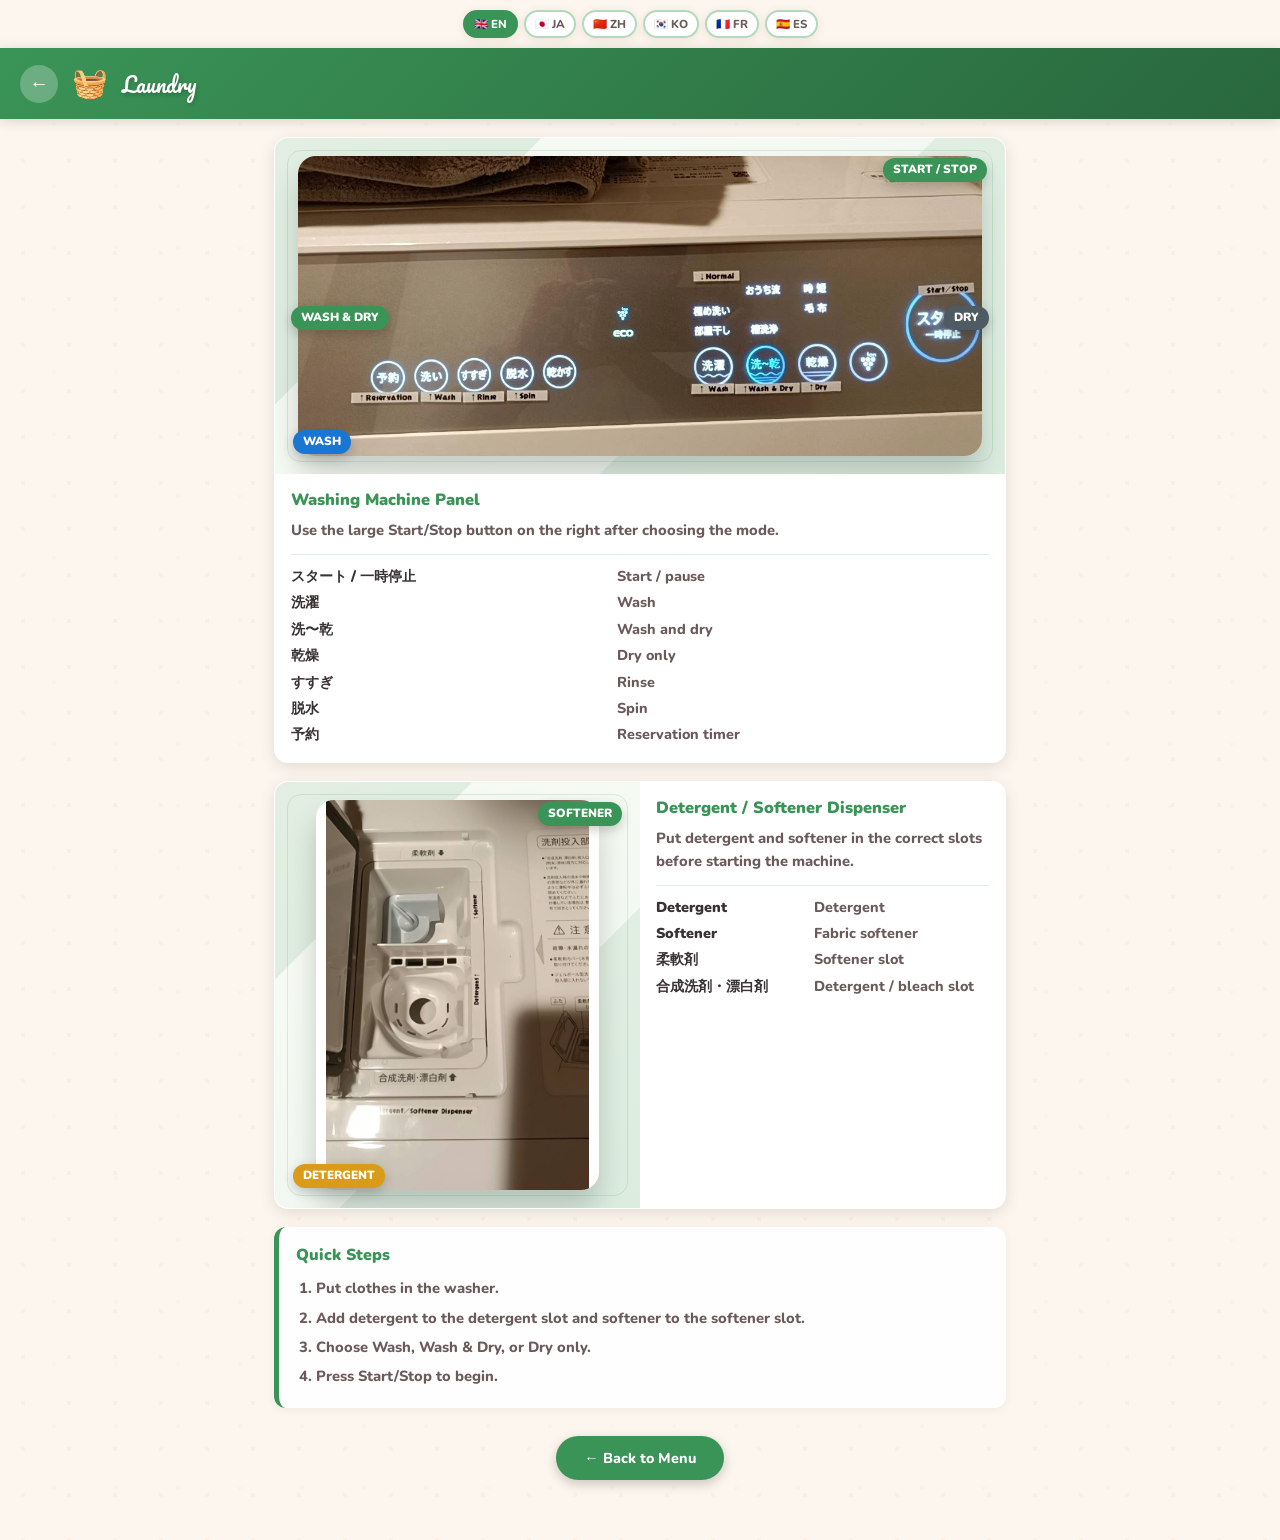
<file: laundry/index.html>
<!DOCTYPE html>
<html lang="en">
<head>
<meta charset="UTF-8">
<meta name="viewport" content="width=device-width, initial-scale=1.0">
<title>Laundry — Feliz Stay 1002</title>
<link href="https://fonts.googleapis.com/css2?family=Nunito:wght@600;700;800;900&family=Pacifico&display=swap" rel="stylesheet">
<style>
  :root {
    --accent: #3a9457;
    --accent-light: #b2d9be;
    --cream: #fdf6ee;
    --text-dark: #3a3232;
    --text-mid: #6b5a5a;
    --line: rgba(58,148,87,0.16);
  }
  * { box-sizing: border-box; margin: 0; padding: 0; }
  body { font-family: 'Nunito', sans-serif; background: var(--cream); color: var(--text-dark); min-height: 100vh; }
  .lang-bar { display: flex; justify-content: center; gap: 6px; padding: 10px 16px; flex-wrap: wrap; background: var(--cream); }
  .lang-btn { border: 2px solid var(--accent-light); background: rgba(255,255,255,0.92); border-radius: 50px; padding: 4px 9px; font-family: 'Nunito', sans-serif; font-size: 0.72rem; font-weight: 800; color: var(--text-mid); cursor: pointer; transition: all 0.2s; box-shadow: 0 2px 8px rgba(120,80,60,0.12); }
  .lang-btn.active { background: var(--accent); border-color: var(--accent); color: #fff; }
  .lang-btn:hover:not(.active) { border-color: var(--accent); color: var(--accent); }
  .top-bar { background: linear-gradient(135deg, var(--accent) 0%, color-mix(in srgb, var(--accent) 70%, black) 100%); padding: 16px 20px; display: flex; align-items: center; gap: 14px; position: sticky; top: 0; z-index: 10; box-shadow: 0 2px 12px rgba(0,0,0,0.15); }
  .back-btn { background: rgba(255,255,255,0.25); border-radius: 50%; width: 38px; height: 38px; display: flex; align-items: center; justify-content: center; cursor: pointer; font-size: 1.2rem; color: #fff; text-decoration: none; flex-shrink: 0; transition: background 0.2s; }
  .back-btn:hover { background: rgba(255,255,255,0.4); }
  .top-title { font-family: 'Pacifico', cursive; font-size: 1.3rem; color: #fff; text-shadow: 1px 2px 4px rgba(0,0,0,0.2); flex: 1; }
  .top-emoji { font-size: 1.8rem; }
  .content { padding: 18px 14px 40px; max-width: 760px; margin: 0 auto; }
  .guide-card { background: #fff; border-radius: 14px; margin-bottom: 18px; overflow: hidden; box-shadow: 0 4px 16px rgba(0,0,0,0.11); border: 1px solid rgba(255,255,255,0.8); }
  .photo-frame {
    position: relative;
    min-height: 280px;
    display: grid;
    place-items: center;
    overflow: hidden;
    padding: 18px;
    background:
      linear-gradient(135deg, rgba(58,148,87,0.12) 0 25%, transparent 25% 62%, rgba(58,148,87,0.10) 62% 100%),
      linear-gradient(145deg, #f9fbf5, #eef7ef);
  }
  .photo-frame::after {
    content: "";
    position: absolute;
    inset: 12px;
    border: 1px solid rgba(58,148,87,0.16);
    border-radius: 14px;
    pointer-events: none;
  }
  .photo-frame img {
    display: block;
    width: calc(100% - 10px);
    height: 300px;
    object-fit: cover;
    object-position: center;
    border-radius: 18px;
    box-shadow: 0 18px 28px rgba(0,0,0,0.18);
    filter: saturate(1.05) contrast(1.02);
  }
  .photo-frame.contain img {
    object-fit: contain;
    width: min(86%, 420px);
    height: auto;
    max-height: 360px;
    background: #fff;
    filter: none;
  }
  .label-chip {
    position: absolute;
    z-index: 2;
    background: var(--accent);
    color: #fff;
    border-radius: 999px;
    padding: 6px 10px;
    font-size: 0.74rem;
    font-weight: 900;
    line-height: 1;
    box-shadow: 0 4px 12px rgba(0,0,0,0.2);
    white-space: nowrap;
  }
  .chip-blue { background: #1976d2; }
  .chip-yellow { background: #d99b19; }
  .chip-gray { background: #4f5b62; }
  .pos-tl { top: 20px; left: 18px; }
  .pos-tr { top: 20px; right: 18px; }
  .pos-ml { top: 50%; left: 16px; }
  .pos-mr { top: 50%; right: 16px; }
  .pos-bl { bottom: 20px; left: 18px; }
  .pos-br { bottom: 20px; right: 18px; }
  .guide-body { padding: 15px 16px 17px; }
  .guide-title { color: var(--accent); font-size: 1.02rem; font-weight: 900; margin-bottom: 8px; }
  .guide-note { color: var(--text-mid); font-size: 0.92rem; font-weight: 800; line-height: 1.55; margin-bottom: 12px; }
  .term-list { display: grid; gap: 7px; border-top: 1px solid var(--line); padding-top: 12px; }
  .term-row { display: grid; grid-template-columns: minmax(116px, 0.85fr) 1fr; gap: 10px; align-items: start; }
  .jp { color: var(--text-dark); font-weight: 900; font-size: 0.9rem; line-height: 1.3; }
  .meaning { color: var(--text-mid); font-weight: 800; font-size: 0.9rem; line-height: 1.35; }
  .steps { background: rgba(255,255,255,0.94); border-left: 5px solid var(--accent); border-radius: 12px; padding: 15px 17px; color: var(--text-mid); font-size: 0.92rem; font-weight: 800; line-height: 1.65; margin-bottom: 18px; box-shadow: 0 2px 10px rgba(120,80,60,0.07); }
  .steps h2 { color: var(--accent); font-size: 1rem; font-weight: 900; margin-bottom: 8px; }
  .steps ol { padding-left: 1.35em; }
  .steps li { margin-bottom: 5px; }
  .back-footer { text-align: center; margin-top: 28px; padding-bottom: 20px; }
  .back-footer a { display: inline-flex; align-items: center; gap: 8px; background: var(--accent); color: #fff; text-decoration: none; padding: 12px 28px; border-radius: 50px; font-weight: 800; font-size: 0.9rem; box-shadow: 0 4px 12px rgba(0,0,0,0.2); transition: transform 0.2s; }
  .back-footer a:hover { transform: scale(1.04); }
  @media (min-width: 720px) {
    .guide-card.wide { display: grid; grid-template-columns: minmax(280px, 1fr) 1fr; align-items: stretch; }
    .guide-card.wide .photo-frame { min-height: 390px; }
    .guide-card.wide .photo-frame img { height: 390px; }
    .guide-card.wide .photo-frame.contain img { height: auto; max-height: 390px; }
  }
</style>
  <link rel="stylesheet" href="../assets/cute-pack.css">
  <style id="cute-pack-theme">:root{--cp-chip-a:#fff3e8;--cp-chip-b:#fdeef4;--cp-hover-shadow:rgba(220,140,90,.18);--cp-dot-1:rgba(240,170,120,.10);}</style>
  <link rel="stylesheet" href="../assets/i18n.css">
</head>
<body>
<div class="lang-bar">
  <button class="lang-btn active" onclick="setLang('en', this)">🇬🇧 EN</button>
  <button class="lang-btn" onclick="setLang('ja', this)">🇯🇵 JA</button>
  <button class="lang-btn" onclick="setLang('zh', this)">🇨🇳 ZH</button>
  <button class="lang-btn" onclick="setLang('ko', this)">🇰🇷 KO</button>
  <button class="lang-btn" onclick="setLang('fr', this)">🇫🇷 FR</button>
  <button class="lang-btn" onclick="setLang('es', this)">🇪🇸 ES</button>
</div>
<div class="top-bar">
  <a href="../" class="back-btn">←</a>
  <span class="top-emoji">🧺</span>
  <div class="top-title">Laundry</div>
</div>
<main class="content">
  <section class="guide-card">
    <div class="photo-frame">
      <img src="../assets/laundry-panel-1002-crop.jpg" alt="Washing machine control panel" data-i18n-alt="panelAlt">
      <span class="label-chip chip-blue pos-bl">WASH</span>
      <span class="label-chip pos-ml">WASH & DRY</span>
      <span class="label-chip chip-gray pos-mr">DRY</span>
      <span class="label-chip pos-tr">START / STOP</span>
    </div>
    <div class="guide-body">
      <h2 class="guide-title" data-i18n="panelTitle">Washing Machine Panel</h2>
      <p class="guide-note" data-i18n="panelNote">Use the large Start/Stop button on the right after choosing the mode.</p>
      <div class="term-list">
        <div class="term-row"><span class="jp">スタート / 一時停止</span><span class="meaning" data-i18n="startStop">Start / pause</span></div>
        <div class="term-row"><span class="jp">洗濯</span><span class="meaning" data-i18n="wash">Wash</span></div>
        <div class="term-row"><span class="jp">洗〜乾</span><span class="meaning" data-i18n="washDry">Wash and dry</span></div>
        <div class="term-row"><span class="jp">乾燥</span><span class="meaning" data-i18n="dryOnly">Dry only</span></div>
        <div class="term-row"><span class="jp">すすぎ</span><span class="meaning" data-i18n="rinse">Rinse</span></div>
        <div class="term-row"><span class="jp">脱水</span><span class="meaning" data-i18n="spin">Spin</span></div>
        <div class="term-row"><span class="jp">予約</span><span class="meaning" data-i18n="reservation">Reservation timer</span></div>
      </div>
    </div>
  </section>

  <section class="guide-card wide">
    <div class="photo-frame contain">
      <img src="../assets/laundry-detergent-1002-crop.jpg" alt="Laundry detergent and softener dispenser" data-i18n-alt="detergentAlt">
      <span class="label-chip pos-tr">SOFTENER</span>
      <span class="label-chip chip-yellow pos-bl">DETERGENT</span>
    </div>
    <div class="guide-body">
      <h2 class="guide-title" data-i18n="detergentTitle">Detergent / Softener Dispenser</h2>
      <p class="guide-note" data-i18n="detergentNote">Put detergent and softener in the correct slots before starting the machine.</p>
      <div class="term-list">
        <div class="term-row"><span class="jp">Detergent</span><span class="meaning" data-i18n="detergent">Detergent</span></div>
        <div class="term-row"><span class="jp">Softener</span><span class="meaning" data-i18n="softener">Fabric softener</span></div>
        <div class="term-row"><span class="jp">柔軟剤</span><span class="meaning" data-i18n="softenerSlot">Softener slot</span></div>
        <div class="term-row"><span class="jp">合成洗剤・漂白剤</span><span class="meaning" data-i18n="detergentSlot">Detergent / bleach slot</span></div>
      </div>
    </div>
  </section>

  <section class="steps">
    <h2 data-i18n="stepsTitle">Quick Steps</h2>
    <ol>
      <li data-i18n="step1">Put clothes in the washer.</li>
      <li data-i18n="step2">Add detergent to the detergent slot and softener to the softener slot.</li>
      <li data-i18n="step3">Choose Wash, Wash & Dry, or Dry only.</li>
      <li data-i18n="step4">Press Start/Stop to begin.</li>
    </ol>
  </section>

  <div class="back-footer">
    <a href="../" data-i18n="backToMenu">← Back to Menu</a>
  </div>
</main>

<script>
const S = {
  en: {
    panelTitle: 'Washing Machine Panel',
    panelNote: 'Use the large Start/Stop button on the right after choosing the mode.',
    startStop: 'Start / pause',
    wash: 'Wash',
    washDry: 'Wash and dry',
    dryOnly: 'Dry only',
    rinse: 'Rinse',
    spin: 'Spin',
    reservation: 'Reservation timer',
    detergentTitle: 'Detergent / Softener Dispenser',
    detergentNote: 'Put detergent and softener in the correct slots before starting the machine.',
    detergent: 'Detergent',
    softener: 'Fabric softener',
    softenerSlot: 'Softener slot',
    detergentSlot: 'Detergent / bleach slot',
    stepsTitle: 'Quick Steps',
    step1: 'Put clothes in the washer.',
    step2: 'Add detergent to the detergent slot and softener to the softener slot.',
    step3: 'Choose Wash, Wash & Dry, or Dry only.',
    step4: 'Press Start/Stop to begin.',
    panelAlt: 'Washing machine control panel',
    detergentAlt: 'Laundry detergent and softener dispenser',
    backToMenu: '← Back to Menu'
  },
  ja: {
    panelTitle: '洗濯機パネル',
    panelNote: 'モードを選んだあと、右側の大きいスタート/一時停止ボタンを押します。',
    startStop: 'スタート / 一時停止',
    wash: '洗濯',
    washDry: '洗濯〜乾燥',
    dryOnly: '乾燥のみ',
    rinse: 'すすぎ',
    spin: '脱水',
    reservation: '予約タイマー',
    detergentTitle: '洗剤 / 柔軟剤投入口',
    detergentNote: '洗濯を始める前に、洗剤と柔軟剤をそれぞれ正しい投入口に入れてください。',
    detergent: '洗剤',
    softener: '柔軟剤',
    softenerSlot: '柔軟剤投入口',
    detergentSlot: '洗剤 / 漂白剤投入口',
    stepsTitle: '簡単な使い方',
    step1: '洗濯物を洗濯機に入れます。',
    step2: '洗剤は洗剤投入口へ、柔軟剤は柔軟剤投入口へ入れます。',
    step3: '洗濯、洗濯〜乾燥、乾燥のみ、のいずれかを選びます。',
    step4: 'スタート/一時停止ボタンを押して開始します。',
    panelAlt: '洗濯機操作パネル',
    detergentAlt: '洗剤と柔軟剤の投入口',
    backToMenu: '← メニューへ戻る'
  },
  zh: {
    panelTitle: '洗衣机面板',
    panelNote: '选择模式后，按右侧大的 Start/Stop 按钮开始。',
    startStop: '开始 / 暂停',
    wash: '洗涤',
    washDry: '洗涤并烘干',
    dryOnly: '仅烘干',
    rinse: '漂洗',
    spin: '脱水',
    reservation: '预约定时',
    detergentTitle: '洗涤剂 / 柔顺剂投入口',
    detergentNote: '启动前，请将洗涤剂和柔顺剂放入正确的槽位。',
    detergent: '洗涤剂',
    softener: '柔顺剂',
    softenerSlot: '柔顺剂槽',
    detergentSlot: '洗涤剂 / 漂白剂槽',
    stepsTitle: '简单步骤',
    step1: '将衣物放入洗衣机。',
    step2: '洗涤剂放入洗涤剂槽，柔顺剂放入柔顺剂槽。',
    step3: '选择洗涤、洗涤并烘干或仅烘干。',
    step4: '按 Start/Stop 开始。',
    panelAlt: '洗衣机控制面板',
    detergentAlt: '洗涤剂和柔顺剂投入口',
    backToMenu: '← 返回菜单'
  },
  ko: {
    panelTitle: '세탁기 패널',
    panelNote: '모드를 선택한 뒤 오른쪽의 큰 시작/일시정지 버튼을 누르세요.',
    startStop: '시작 / 일시정지',
    wash: '세탁',
    washDry: '세탁 및 건조',
    dryOnly: '건조만',
    rinse: '헹굼',
    spin: '탈수',
    reservation: '예약 타이머',
    detergentTitle: '세제 / 섬유유연제 투입구',
    detergentNote: '작동 전에 세제와 섬유유연제를 올바른 투입구에 넣어 주세요.',
    detergent: '세제',
    softener: '섬유유연제',
    softenerSlot: '섬유유연제 투입구',
    detergentSlot: '세제 / 표백제 투입구',
    stepsTitle: '간단 사용 방법',
    step1: '세탁물을 넣습니다.',
    step2: '세제는 세제 투입구에, 섬유유연제는 섬유유연제 투입구에 넣습니다.',
    step3: '세탁, 세탁 및 건조, 건조만 중 선택합니다.',
    step4: '시작/일시정지 버튼을 눌러 시작합니다.',
    panelAlt: '세탁기 조작 패널',
    detergentAlt: '세제와 섬유유연제 투입구',
    backToMenu: '← 메뉴로 돌아가기'
  },
  fr: {
    panelTitle: 'Panneau du lave-linge',
    panelNote: 'Apres avoir choisi le mode, appuyez sur le grand bouton Start/Stop a droite.',
    startStop: 'Demarrer / pause',
    wash: 'Lavage',
    washDry: 'Lavage et sechage',
    dryOnly: 'Sechage seul',
    rinse: 'Rincage',
    spin: 'Essorage',
    reservation: 'Depart differe',
    detergentTitle: 'Compartiment lessive / adoucissant',
    detergentNote: 'Mettez la lessive et l adoucissant dans les bons compartiments avant de demarrer.',
    detergent: 'Lessive',
    softener: 'Adoucissant',
    softenerSlot: 'Compartiment adoucissant',
    detergentSlot: 'Compartiment lessive / javel',
    stepsTitle: 'Etapes rapides',
    step1: 'Mettez le linge dans la machine.',
    step2: 'Ajoutez la lessive dans son compartiment et l adoucissant dans le sien.',
    step3: 'Choisissez Lavage, Lavage & Sechage, ou Sechage seul.',
    step4: 'Appuyez sur Start/Stop pour demarrer.',
    panelAlt: 'Panneau de commande du lave-linge',
    detergentAlt: 'Compartiment lessive et adoucissant',
    backToMenu: '← Retour au menu'
  },
  es: {
    panelTitle: 'Panel de lavadora',
    panelNote: 'Despues de elegir el modo, pulse el boton grande Start/Stop a la derecha.',
    startStop: 'Iniciar / pausa',
    wash: 'Lavado',
    washDry: 'Lavado y secado',
    dryOnly: 'Solo secado',
    rinse: 'Enjuague',
    spin: 'Centrifugado',
    reservation: 'Temporizador',
    detergentTitle: 'Deposito de detergente / suavizante',
    detergentNote: 'Ponga detergente y suavizante en las ranuras correctas antes de iniciar.',
    detergent: 'Detergente',
    softener: 'Suavizante',
    softenerSlot: 'Ranura de suavizante',
    detergentSlot: 'Ranura de detergente / lejia',
    stepsTitle: 'Pasos rapidos',
    step1: 'Ponga la ropa en la lavadora.',
    step2: 'Anada detergente en su ranura y suavizante en su ranura.',
    step3: 'Elija Lavado, Lavado y secado, o Solo secado.',
    step4: 'Pulse Start/Stop para comenzar.',
    panelAlt: 'Panel de control de lavadora',
    detergentAlt: 'Deposito de detergente y suavizante',
    backToMenu: '← Volver al menu'
  }
};

function applyTranslations(lang) {
  const t = S[lang];
  if (!t) return;
  document.querySelectorAll('[data-i18n]').forEach(el => {
    const key = el.getAttribute('data-i18n');
    if (key in t) el.textContent = t[key];
  });
  document.querySelectorAll('[data-i18n-alt]').forEach(el => {
    const key = el.getAttribute('data-i18n-alt');
    if (key in t) el.alt = t[key];
  });
  document.documentElement.lang = lang;
}

function setLang(lang, btn) {
  document.querySelectorAll('.lang-btn').forEach(b => b.classList.remove('active'));
  btn.classList.add('active');
  try { localStorage.setItem('felizStayLang', lang); } catch (e) {}
  applyTranslations(lang);
}

const savedLang = (() => {
  try { return localStorage.getItem('felizStayLang'); } catch (e) { return null; }
})();
const initialLang = savedLang && S[savedLang] ? savedLang : 'en';
const initialBtn = Array.from(document.querySelectorAll('.lang-btn')).find(btn => btn.getAttribute('onclick') === "setLang('" + initialLang + "', this)");
if (initialBtn) {
  setLang(initialLang, initialBtn);
} else {
  applyTranslations(initialLang);
}
</script>
<script src="../assets/i18n.js" defer></script>
  <script src="../assets/cute-pack.js" defer></script>
</body>
</html>
</file>
<file: assets/cute-pack.css>
/* ==== Cute Pack: shared lightweight decorations (no deps) ==== */
:root {
  --cp-chip-a: #eaf6ff;
  --cp-chip-b: #fdf1f7;
  --cp-hover-shadow: rgba(80, 140, 200, .18);
  --cp-dot-1: rgba(140, 190, 240, .10);
  --cp-dot-2: rgba(255, 170, 200, .08);
  --cp-sparkle: #ffb6d1;
}

@media (prefers-reduced-motion: no-preference) {
  .hero-house,
  .hero .mark,
  header.hero .mark,
  body:not(.cp-emergency) .top-emoji,
  body:not(.cp-emergency) .top h1 span[aria-hidden="true"] {
    display: inline-block;
    animation: cp-bob 3s ease-in-out infinite;
    will-change: transform;
  }

  @keyframes cp-bob {
    0%, 100% { transform: translateY(0) rotate(-2deg); }
    50% { transform: translateY(-8px) rotate(2deg); }
  }

  .pl-icon {
    display: inline-block;
    animation: cp-wiggle 4s ease-in-out infinite;
    will-change: transform;
  }

  .pl-btn:nth-child(2) .pl-icon { animation-delay: .6s; }
  .pl-btn:nth-child(3) .pl-icon { animation-delay: 1.2s; }
  .pl-btn:nth-child(4) .pl-icon { animation-delay: 1.8s; }

  @keyframes cp-wiggle {
    0%, 88%, 100% { transform: rotate(0); }
    90% { transform: rotate(-8deg) scale(1.08); }
    94% { transform: rotate(8deg) scale(1.08); }
    98% { transform: rotate(-4deg); }
  }

  .wifi-card,
  .wifi {
    position: relative;
    overflow: hidden;
  }

  .wifi-card::after,
  .wifi::after {
    content: '';
    position: absolute;
    top: 0;
    left: -80%;
    width: 50%;
    height: 100%;
    background: linear-gradient(105deg, transparent, rgba(255,255,255,.35), transparent);
    animation: cp-shine 5s ease-in-out infinite;
    pointer-events: none;
  }

  @keyframes cp-shine {
    0%, 70% { transform: translateX(0); opacity: 1; }
    85%, 100% { transform: translateX(420%); opacity: 1; }
  }

  .cp-reveal {
    opacity: 0;
    transform: translateY(14px) scale(.98);
    transition: opacity .5s ease, transform .5s cubic-bezier(.34, 1.56, .64, 1);
  }

  .cp-reveal.cp-in {
    opacity: 1;
    transform: none;
  }

  .chat-avatar {
    animation: cp-hop 6s ease-in-out infinite;
    will-change: transform;
  }

  @keyframes cp-hop {
    0%, 92%, 100% { transform: translateY(0); }
    94% { transform: translateY(-5px); }
    97% { transform: translateY(0); }
    98.5% { transform: translateY(-2px); }
  }
}

@media (prefers-reduced-motion: reduce) {
  .hero-house,
  .hero .mark,
  header.hero .mark,
  .top-emoji,
  .pl-icon,
  .chat-avatar,
  .wifi-card::after,
  .wifi::after {
    animation: none !important;
  }

  .cp-reveal,
  .cp-reveal.cp-in {
    opacity: 1 !important;
    transform: none !important;
    transition: none !important;
  }
}

.pl-btn,
.chip,
.em-btn,
.lang-btn,
.back-btn,
.back,
.back-footer a,
.maps-btn,
.map-link,
.wifi-row,
.qr-toggle,
.send-btn {
  transition: transform .15s cubic-bezier(.34, 1.56, .64, 1), box-shadow .15s;
}

.pl-btn:active,
.chip:active,
.em-btn:active,
.lang-btn:active,
.back-btn:active,
.back:active,
.back-footer a:active,
.maps-btn:active,
.map-link:active,
.wifi-row:active,
.qr-toggle:active,
.send-btn:active {
  transform: scale(.94);
}

.pl-btn:hover,
.back:hover,
.back-footer a:hover,
.maps-btn:hover,
.map-link:hover,
.wifi-row:hover,
.qr-toggle:hover {
  transform: translateY(-3px) scale(1.02);
  box-shadow: 0 10px 24px var(--cp-hover-shadow);
}

.pl-icon-wrap {
  background: linear-gradient(135deg, var(--cp-chip-a), var(--cp-chip-b)) !important;
  border-radius: 50%;
  box-shadow: inset 0 0 0 3px #fff, 0 3px 8px rgba(120, 160, 220, .15);
}

body {
  background-image:
    radial-gradient(var(--cp-dot-1) 2.5px, transparent 2.5px),
    radial-gradient(var(--cp-dot-2) 2px, transparent 2px);
  background-size: 46px 46px, 62px 62px;
  background-position: 0 0, 23px 31px;
}

.menu-group-title::after {
  content: ' ✦';
  font-size: .7em;
  color: var(--cp-sparkle);
  vertical-align: super;
}
/* ==== /Cute Pack ==== */
</file>
<file: assets/i18n.css>
/* Shared i18n visibility rules
   - We rely on documentElement.lang and a body/html class 'lang-<code>' set by i18n.js
   - Hide known duplicate bilingual snippets so only the selected language is shown. */

/* Hide hardcoded Japanese duplicates; dynamic labels render via data-i18n */
.pl-ja { display: none !important; }
.instruction-ja { display: none !important; }

/* Utility (optional): allow authors to mark language-specific blocks
   Usage example in HTML (if ever needed):
     <div data-only-lang="ja">...</div>
   Only shown when html[lang="ja"]. */
html:not([lang="en"]) [data-only-lang="en"],
html:not([lang="ja"]) [data-only-lang="ja"],
html:not([lang="zh"]) [data-only-lang="zh"],
html:not([lang="ko"]) [data-only-lang="ko"],
html:not([lang="fr"]) [data-only-lang="fr"],
html:not([lang="es"]) [data-only-lang="es"] {
  display: none !important;
}
</file>
